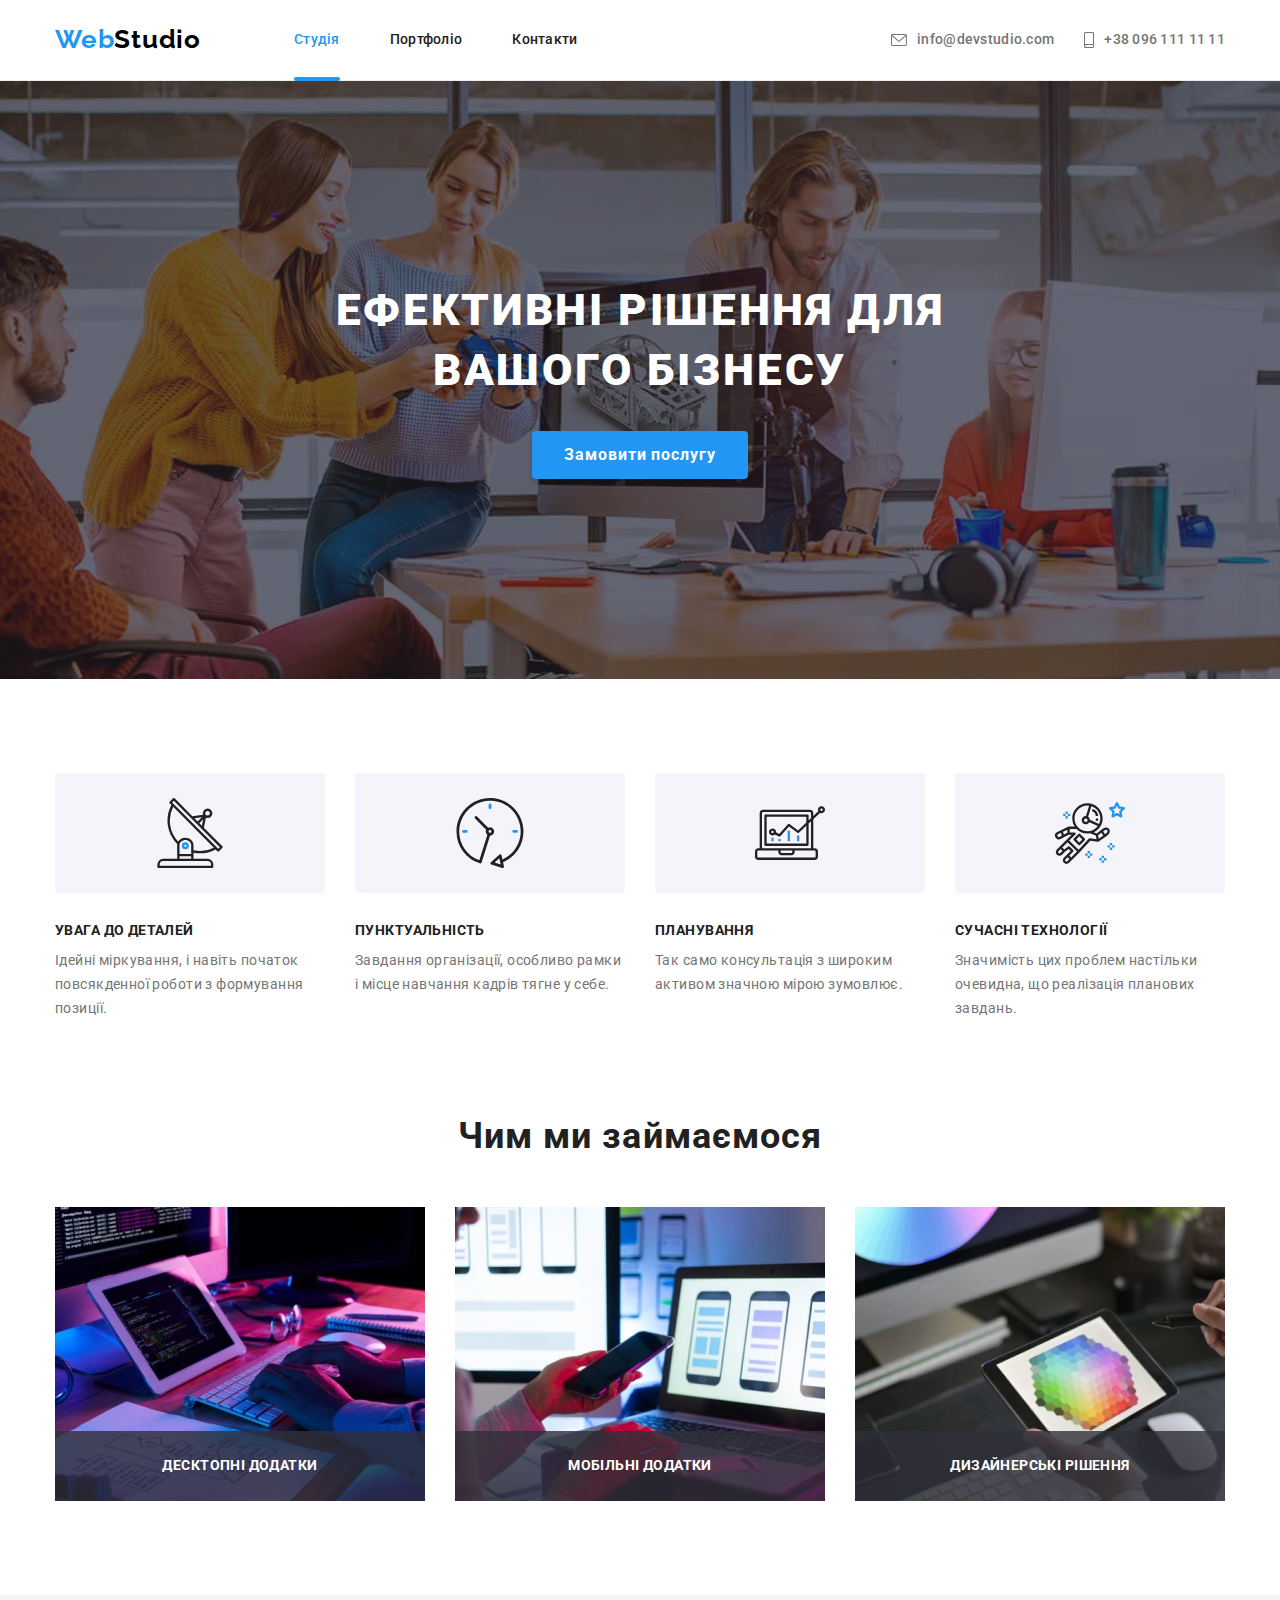
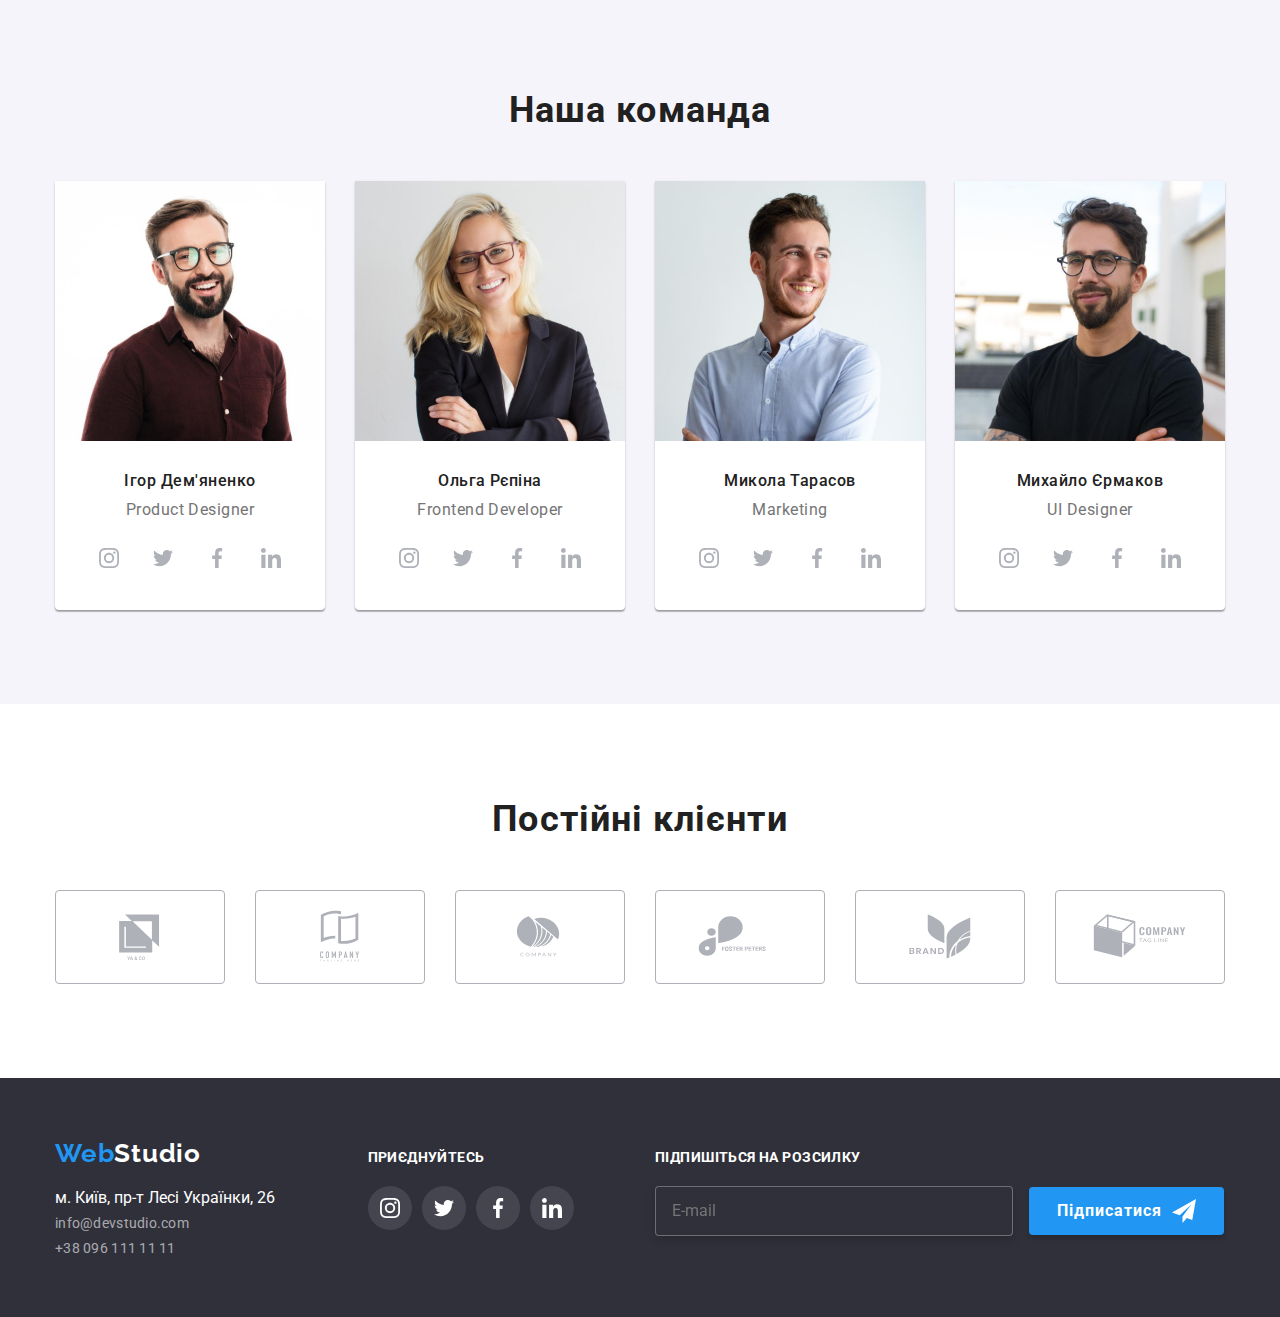
<file: index.html>
<!DOCTYPE html>
<html lang="uk">

<head>
  <meta charset="UTF-8">
  <meta http-equiv="X-UA-Compatible" content="IE=edge">
  <meta name="viewport" content="width=device-width, initial-scale=1.0">

  <link rel="preconnect" href="https://fonts.googleapis.com">
  <link rel="preconnect" href="https://fonts.gstatic.com" crossorigin>
  <link href="https://fonts.googleapis.com/css2?family=Raleway:wght@700&family=Roboto:wght@400;500;700;900&display=swap"
    rel="stylesheet">

  <link rel="stylesheet" href="./css/main.min.css">

  <title>Студія</title>
</head>

<body>
  <!-- Шапка сайта -->
  <header class="header">
    <div class="container header__container">
      <a href="./index.html" class="logo header__logo">
        <span class="logo__blue">Web</span>Studio
      </a>

      <nav class="site-nav">
        <ul class="site-nav__list">
          <li class="site-nav__item">
            <a class="site-nav__link site-nav__link--active" href="./index.html">Студія</a>
          </li>
          <li class="site-nav__item">
            <a class="site-nav__link" href="./portfolio.html">Портфоліо</a>
          </li>
          <li class="site-nav__item">
            <a class="site-nav__link" href="">Контакти</a>
          </li>
        </ul>
      </nav>

      <ul class="contacts">
        <li class="contacts__item">
          <a class="contacts__link " href="mailto:info@devstudio.com">
            <svg class="contacts__icon" width="16" height="12">
              <use href="./images/icons.svg#icon-envelope"></use>
            </svg>
            info@devstudio.com
          </a>
        </li>
        <li class="contacts__item">
          <a class="contacts__link" href="tel:+380961111111">
            <svg class="contacts__icon" width="10" height="16">
              <use href="./images/icons.svg#icon-smartphone"></use>
            </svg>
            +38 096 111 11 11
          </a>
        </li>
      </ul>
    </div>
  </header>
  <!-- Унікальний контент сторінки -->
  <main class="main">
    <!-- Герой -->
    <section class="hero">
      <div class="container">
        <h1 class="hero__title">Ефективні рішення для вашого бізнесу</h1>
        <button class="hero__btn primary-btn" type="button" data-modal-open>Замовити послугу</button>
      </div>
    </section>
    <!-- Наші переваги -->
    <section class="section features">
      <div class="container">
        <h2 class="section__title section__title--hidden">Наші переваги</h2>
        <ul class="features__list">
          <li class="features__item">
            <div class="features__content">
              <svg class="features__icons" width="70" height="70">
                <use href="./images/icons.svg#icon-antenna"></use>
              </svg>
            </div>
            <h3 class=" features__subtitle subtitle">УВАГА ДО ДЕТАЛЕЙ</h3>
            <p class="features__text">Ідейні міркування, і навіть початок повсякденної роботи з формування позиції.
            </p>
          </li>
          <li class="features__item">
            <div class="features__content">
              <svg class="features__icons" width="70" height="70">
                <use href="./images/icons.svg#icon-clock"></use>
              </svg>
            </div>
            <h3 class=" features__subtitle subtitle">ПУНКТУАЛЬНІСТЬ</h3>
            <p class="features__text">Завдання організації, особливо рамки і місце навчання кадрів тягне у себе.</p>
          </li>
          <li class="features__item">
            <div class="features__content">
              <svg class="features__icons" width="70" height="70">
                <use href="./images/icons.svg#icon-diagram"></use>
              </svg>
            </div>
            <h3 class=" features__subtitle subtitle">ПЛАНУВАННЯ</h3>
            <p class="features__text">Так само консультація з широким активом значною мірою зумовлює.</p>
          </li>
          <li class="features__item">
            <div class="features__content">
              <svg class="features__icons" width="70" height="70">
                <use href="./images/icons.svg#icon-astronaut"></use>
              </svg>
            </div>
            <h3 class=" features__subtitle subtitle">СУЧАСНІ ТЕХНОЛОГІЇ</h3>
            <p class="features__text">Значимість цих проблем настільки очевидна, що реалізація планових завдань.</p>
          </li>
        </ul>
      </div>
    </section>
    <!-- Чим ми займаємось -->
    <section class="section work">
      <div class="container">
        <h2 class="section__title">Чим ми займаємося</h2>
        <ul class="work__list">
          <li class="work__item">
            <div class="work__thumb">
              <img class="work__image" src="./images/desktop.webp" alt="десктопні застосунки" width="370">
              <div class="work__overlay">
                <h3 class=" work__subtitle subtitle">Десктопні додатки</h3>
              </div>
            </div>
          </li>
          <li class="work__item">
            <div class="work__thumb">
              <img class="work__image" src="./images/mobile.webp" alt="мобільні застосунки" width="370">
              <div class="work__overlay">
                <h3 class=" work__subtitle subtitle">Мобільні додатки</h3>
              </div>
            </div>
          </li>
          <li class="work__item">
            <div class="work__thumb">
              <img class="work__image" src="./images/tablet.webp" alt="дизайнерські рішення" width="370">
              <div class="work__overlay">
                <h3 class=" work__subtitle subtitle">Дизайнерські рішення</h3>
              </div>
            </div>
          </li>
        </ul>
      </div>
    </section>
    <!-- Наша команда -->
    <section class="section stuff">
      <div class="container">
        <h2 class="section__title">Наша команда</h2>
        <ul class="stuff__list">
          <li class="stuff__item">
            <img class="stuff__image" src="./images/Igor.jpg" alt="Ігор Дем'яненко" width="270">
            <div class="stuff__content">
              <h3 class="stuff__title">Ігор Дем'яненко</h3>
              <p class="stuff__text" lang="en">Product Designer</p>
              <ul class="social">
                <li class="social__item">
                  <a href="https://instagram.com" class="social__link" target="_blank" rel="noopener noreferrer"
                    aria-label="Instagram">
                    <svg class="social__icon" width="20" height="20">
                      <use href="./images/icons.svg#icon-instagram">
                      </use>
                    </svg>
                  </a>
                </li>
                <li class="social__item">
                  <a href="https://twitter.com" class="social__link" target="_blank" rel="noopener noreferrer"
                    aria-label="Twitter">
                    <svg class="social__icon" width="20" height="20">
                      <use href="./images/icons.svg#icon-twitter">
                      </use>
                    </svg>
                  </a>
                </li>
                <li class="social__item">
                  <a href="https://facebook.com" class="social__link" target="_blank" rel="noopener noreferrer"
                    aria-label="Facebook">
                    <svg class="social__icon" width="20" height="20">
                      <use href="./images/icons.svg#icon-facebook">
                      </use>
                    </svg>
                  </a>
                </li>
                <li class="social__item">
                  <a href="https://linkedin.com" class="social__link" target="_blank" rel="noopener noreferrer"
                    aria-label="Linkedin">
                    <svg class="social__icon" width="20" height="20">
                      <use href="./images/icons.svg#icon-linkedin">
                      </use>
                    </svg>
                  </a>
                </li>
              </ul>
            </div>
          </li>
          <li class="stuff__item">
            <img class="stuff__image" src="./images/Olga.jpg" alt="Ольга Рєпіна" width="270">
            <div class="stuff__content">
              <h3 class="stuff__title">Ольга Рєпіна</h3>
              <p class="stuff__text" lang="en">Frontend Developer</p>
              <ul class="social">
                <li class="social__item">
                  <a href="https://instagram.com" class="social__link" target="_blank" rel="noopener noreferrer"
                    aria-label="Instagram">
                    <svg class="social__icon" width="20" height="20">
                      <use href="./images/icons.svg#icon-instagram">
                      </use>
                    </svg>
                  </a>
                </li>
                <li class="social__item">
                  <a href="https://twitter.com" class="social__link" target="_blank" rel="noopener noreferrer"
                    aria-label="Twitter">
                    <svg class="social__icon" width="20" height="20">
                      <use href="./images/icons.svg#icon-twitter">
                      </use>
                    </svg>
                  </a>
                </li>
                <li class="social__item">
                  <a href="https://facebook.com" class="social__link" target="_blank" rel="noopener noreferrer"
                    aria-label="Facebook">
                    <svg class="social__icon" width="20" height="20">
                      <use href="./images/icons.svg#icon-facebook">
                      </use>
                    </svg>
                  </a>
                </li>
                <li class="social__item">
                  <a href="https://linkedin.com" class="social__link" target="_blank" rel="noopener noreferrer"
                    aria-label="Linkedin">
                    <svg class="social__icon" width="20" height="20">
                      <use href="./images/icons.svg#icon-linkedin">
                      </use>
                    </svg>
                  </a>
                </li>
              </ul>
            </div>
          </li>
          <li class="stuff__item">
            <img class="stuff__image" src="./images/Mykola.jpg" alt="Микола Тарасов" width="270">
            <div class="stuff__content">
              <h3 class="stuff__title">Микола Тарасов</h3>
              <p class="stuff__text" lang="en">Marketing</p>
              <ul class="social">
                <li class="social__item">
                  <a href="https://instagram.com" class="social__link" target="_blank" rel="noopener noreferrer"
                    aria-label="Instagram">
                    <svg class="social__icon" width="20" height="20">
                      <use href="./images/icons.svg#icon-instagram">
                      </use>
                    </svg>
                  </a>
                </li>
                <li class="social__item">
                  <a href="https://twitter.com" class="social__link" target="_blank" rel="noopener noreferrer"
                    aria-label="Twitter">
                    <svg class="social__icon" width="20" height="20">
                      <use href="./images/icons.svg#icon-twitter">
                      </use>
                    </svg>
                  </a>
                </li>
                <li class="social__item">
                  <a href="https://facebook.com" class="social__link" target="_blank" rel="noopener noreferrer"
                    aria-label="Facebook">
                    <svg class="social__icon" width="20" height="20">
                      <use href="./images/icons.svg#icon-facebook">
                      </use>
                    </svg>
                  </a>
                </li>
                <li class="social__item">
                  <a href="https://linkedin.com" class="social__link" target="_blank" rel="noopener noreferrer"
                    aria-label="Linkedin">
                    <svg class="social__icon" width="20" height="20">
                      <use href="./images/icons.svg#icon-linkedin">
                      </use>
                    </svg>
                  </a>
                </li>
              </ul>
            </div>
          </li>
          <li class="stuff__item">
            <img class="stuff__image" src="./images/Myhailo.jpg" alt="Михайло Єрмаков" width="270">
            <div class="stuff__content">
              <h3 class="stuff__title">Михайло Єрмаков</h3>
              <p class="stuff__text" lang="en">UI Designer</p>
              <ul class="social">
                <li class="social__item">
                  <a href="https://instagram.com" class="social__link" target="_blank" rel="noopener noreferrer"
                    aria-label="Instagram">
                    <svg class="social__icon" width="20" height="20">
                      <use href="./images/icons.svg#icon-instagram">
                      </use>
                    </svg>
                  </a>
                </li>
                <li class="social__item">
                  <a href="https://twitter.com" class="social__link" target="_blank" rel="noopener noreferrer"
                    aria-label="Twitter">
                    <svg class="social__icon" width="20" height="20">
                      <use href="./images/icons.svg#icon-twitter">
                      </use>
                    </svg>
                  </a>
                </li>
                <li class="social__item">
                  <a href="https://facebook.com" class="social__link" target="_blank" rel="noopener noreferrer"
                    aria-label="Facebook">
                    <svg class="social__icon" width="20" height="20">
                      <use href="./images/icons.svg#icon-facebook">
                      </use>
                    </svg>
                  </a>
                </li>
                <li class="social__item">
                  <a href="https://linkedin.com" class="social__link" target="_blank" rel="noopener noreferrer"
                    aria-label="Linkedin">
                    <svg class="social__icon" width="20" height="20">
                      <use href="./images/icons.svg#icon-linkedin">
                      </use>
                    </svg>
                  </a>
                </li>
              </ul>
            </div>
          </li>
        </ul>
      </div>
    </section>
    <!-- Постійні клієнти -->
    <section class="section clients">
      <div class="container">
        <h2 class="section__title">Постійні клієнти</h2>
        <ul class="clients__list">
          <li class="clients__item">
            <a href="" class="clients__link">
              <svg class="clients__icon" width="106" height="60">
                <use href="./images/icons.svg#icon-Logo1"></use>
              </svg>
            </a>
          </li>
          <li class="clients__item">
            <a href="" class="clients__link">
              <svg class="clients__icon" width="106" height="60">
                <use href="./images/icons.svg#icon-Logo2"></use>
              </svg>
            </a>
          </li>
          <li class="clients__item">
            <a href="" class="clients__link">
              <svg class="clients__icon" width="106" height="60">
                <use href="./images/icons.svg#icon-Logo3"></use>
              </svg>
            </a>
          </li>
          <li class="clients__item">
            <a href="" class="clients__link">
              <svg class="clients__icon" width="106" height="60">
                <use href="./images/icons.svg#icon-Logo4"></use>
              </svg>
            </a>
          </li>
          <li class="clients__item">
            <a href="" class="clients__link">
              <svg class="clients__icon" width="106" height="60">
                <use href="./images/icons.svg#icon-Logo5"></use>
              </svg>
            </a>
          </li>
          <li class="clients__item">
            <a href="" class="clients__link">
              <svg class="clients__icon" width="106" height="60">
                <use href="./images/icons.svg#icon-Logo6"></use>
              </svg>
            </a>
          </li>
        </ul>
      </div>
    </section>
  </main>
  <!-- Підвал сайта -->
  <footer class="footer">
    <div class="container footer__container">
      <div class="footer__content">
        <a href="./index.html" class="logo footer__logo">
          <span class="logo__blue">Web</span>Studio
        </a>
        <address class="address">
          <p class="address__text">м. Київ, пр-т Лесі Українки, 26</p>
          <ul class="contacts contacts--inverse">
            <li class="contacts__item">
              <a class="contacts__link contacts__link--inverse" href="mailto:info@devstudio.com">info@devstudio.com</a>
            </li>
            <li class="contacts__item">
              <a class="contacts__link contacts__link--inverse" href="tel:+380961111111">+38 096 111 11 11</a>
            </li>
          </ul>
        </address>
      </div>
      <div class="follow">
        <h2 class="subtitle footer__subtitle">Приєднуйтесь</h2>
        <ul class="social">
          <li class="social__item">
            <a href="https://instagram.com" class="social__link social__link--inverse" target="_blank"
              rel="noopener noreferrer" aria-label="Instagram">
              <svg class="social__icon social__icon--inverse" width="20" height="20">
                <use href="./images/icons.svg#icon-instagram">
                </use>
              </svg>
            </a>
          </li>
          <li class="social__item">
            <a href="https://twitter.com" class="social__link social__link--inverse" target="_blank"
              rel="noopener noreferrer" aria-label="Twitter">
              <svg class="social__icon social__icon--inverse" width="20" height="20">
                <use href="./images/icons.svg#icon-twitter">
                </use>
              </svg>
            </a>
          </li>
          <li class="social__item">
            <a href="https://facebook.com" class="social__link social__link--inverse" target="_blank"
              rel="noopener noreferrer" aria-label="Facebook">
              <svg class="social__icon social__icon--inverse" width="20" height="20">
                <use href="./images/icons.svg#icon-facebook">
                </use>
              </svg>
            </a>
          </li>
          <li class="social__item">
            <a href="https://linkedin.com" class="social__link social__link--inverse" target="_blank"
              rel="noopener noreferrer" aria-label="Linkedin">
              <svg class="social__icon social__icon--inverse" width="20" height="20">
                <use href="./images/icons.svg#icon-linkedin">
                </use>
              </svg>
            </a>
          </li>
        </ul>
      </div>
      <div class="subscribe">
        <h2 class="subtitle footer__subtitle">Підпишіться на розсилку</h2>
        <form class="subscribe__form">
          <label class="subscribe__field">
            <input type="email" class="subscribe__input" name="user-email" placeholder="E-mail">
          </label>
          <button type="submit" class="primary-btn footer__btn">
            Підписатися
            <svg class="primary-btn__icon" width="24" height="24">
              <use href="./images/icons.svg#icon-icon-send"></use>
            </svg>
          </button>
        </form>
      </div>
    </div>
  </footer>
  <!-- Модальне вікно -->
  <div class="backdrop backdrop--hidden" data-modal>
    <div class="modal">
      <button type="button" class="close-btn" data-modal-close>
        <svg class="close-btn__icon" width="18" height="18">
          <use href="./images/icons.svg#icon-close-black-modal"></use>
        </svg>
      </button>

      <form class="form" name="register-form">
        <div class="form__inputs" role="group">
          <h2 class="form__title">Залиште свої дані, ми вам передзвонимо</h2>
          <label class="form__field">
            <span class="form__label">Ім'я</span>
            <input type="text" class="form__input" name="user-name" required>
            <svg class="form__icon" width="18" height="18">
              <use href="./images/icons.svg#icon-person"></use>
            </svg>
          </label>

          <label class="form__field">
            <span class="form__label">Телефон</span>
            <input type="tel" class="form__input" name="user-tel" required maxlength="12" minlength="12">
            <svg class="form__icon" width="18" height="18">
              <use href="./images/icons.svg#icon-phone"></use>
            </svg>
          </label>

          <label class="form__field">
            <span class="form__label">Пошта</span>
            <input type="email" class="form__input" name="user-mail" required>
            <svg class="form__icon" width="18" height="18">
              <use href="./images/icons.svg#icon-email"></use>
            </svg>
          </label>

          <label class="form__field">
            <span class="form__label">Коментар</span>
            <textarea class="form__comment" name="comment" placeholder="Введіть текст"></textarea>
          </label>
        </div>

        <label class="checkbox form__checkbox">
          <input type="checkbox" class="checkbox__input" name="checkbox" value="">
          <span class="checkbox__icon">
          </span>
          <span class="checkbox__label">Погоджуюся з розсилкою та приймаю</span>
          <a href="" class="checkbox__link">Умови договору</a>
        </label>

        <button type="submit" class="primary-btn form__btn">Відправити</button>
      </form>
    </div>
  </div>

  <script src="./js/modal.js"></script>
</body>

</html>
</file>
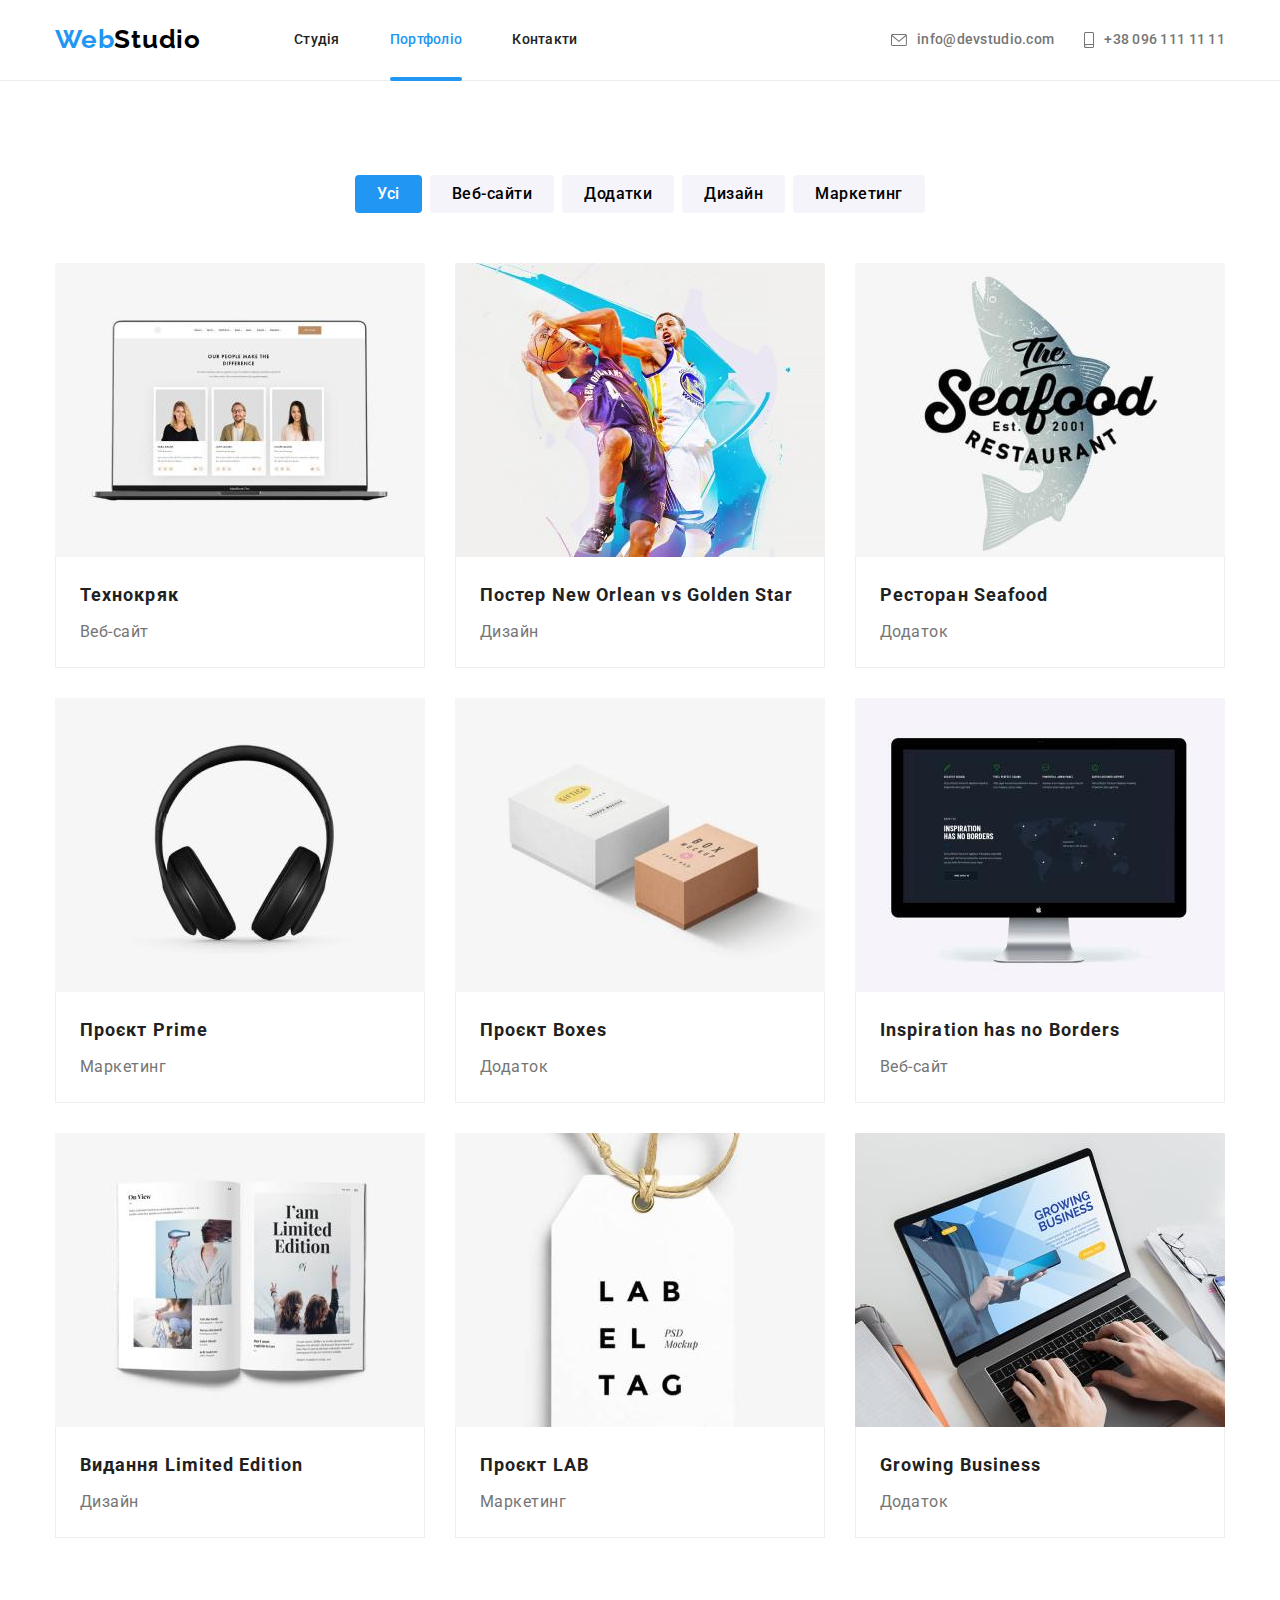
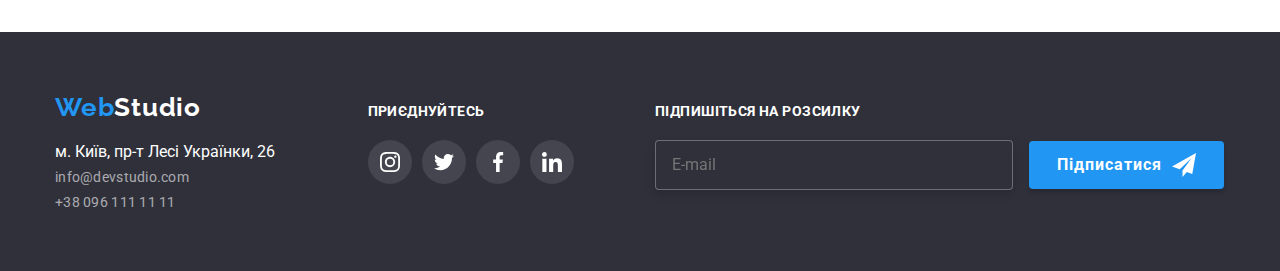
<file: portfolio.html>
<!DOCTYPE html>
<html lang="uk">

<head>
  <meta charset="UTF-8">
  <meta http-equiv="X-UA-Compatible" content="IE=edge">
  <meta name="viewport" content="width=device-width, initial-scale=1.0">

  <link rel="preconnect" href="https://fonts.googleapis.com">
  <link rel="preconnect" href="https://fonts.gstatic.com" crossorigin>
  <link href="https://fonts.googleapis.com/css2?family=Raleway:wght@700&family=Roboto:wght@400;500;700;900&display=swap"
    rel="stylesheet">

  <link rel="stylesheet" href="./css/main.min.css">

  <title>Портфоліо</title>
</head>

<body>
  <!-- Шапка сайта -->
  <header class="header">
    <div class="container header__container">
      <a href="./index.html" class="logo header__logo">
        <span class="logo__blue">Web</span>Studio
      </a>

      <nav class="site-nav">
        <ul class="site-nav__list">
          <li class="site-nav__item">
            <a class="site-nav__link " href="./index.html">Студія</a>
          </li>
          <li class="site-nav__item">
            <a class="site-nav__link site-nav__link--active" href="./portfolio.html">Портфоліо</a>
          </li>
          <li class="site-nav__item">
            <a class="site-nav__link" href="">Контакти</a>
          </li>
        </ul>
      </nav>

      <ul class="contacts">
        <li class="contacts__item">
          <a class="contacts__link " href="mailto:info@devstudio.com">
            <svg class="contacts__icon" width="16" height="12">
              <use href="./images/icons.svg#icon-envelope"></use>
            </svg>
            info@devstudio.com
          </a>
        </li>
        <li class="contacts__item">
          <a class="contacts__link" href="tel:+380961111111">
            <svg class="contacts__icon" width="10" height="16">
              <use href="./images/icons.svg#icon-smartphone"></use>
            </svg>
            +38 096 111 11 11
          </a>
        </li>
      </ul>
    </div>
  </header>
  <!-- Приклади робіт -->
  <main class="main">
    <section class="section gallery">
      <div class="container">
        <h1 class="section__title section__title--hidden">Наші роботи</h1>

        <ul class="filter gallery__filter">
          <li class="filter__item">
            <button class="filter__button filter__button--active" type="button">Усі</button>
          </li>
          <li class="filter__item">
            <button class="filter__button" type="button">Веб-сайти</button>
          </li>
          <li class="filter__item">
            <button class="filter__button" type="button">Додатки</button>
          </li>
          <li class="filter__item">
            <button class="filter__button" type="button">Дизайн</button>
          </li>
          <li class="filter__item">
            <button class="filter__button" type="button">Маркетинг</button>
          </li>
        </ul>

        <ul class=" gallery__list">
          <li class="gallery__item">
            <a href="" class="gallery__link">
              <div class="gallery__thumb">
                <img class="gallery__image" src="./images/website.jpg" alt="Технокряк" width="370">
                <div class="gallery__overlay">
                  <p class="gallery__descr">
                    Ресурс пропонує комплексні пропозиції з різним рівнем функціоналу та сервісів. Все це дозволить
                    відвідувачу отримати
                    вичерпні відомості про компанію чи приватну особу.
                  </p>
                </div>
              </div>

              <div class="gallery__meta">
                <h2 class="gallery__title">Технокряк</h2>
                <p class="gallery__text">Веб-сайт</p>
              </div>
            </a>
          </li>

          <li class="gallery__item">
            <a href="" class="gallery__link">
              <div class="gallery__thumb">
                <img class="gallery__image" src="./images/nba.jpg" alt="Постер New Orlean vs Golden Star" width="370">
                <div class="gallery__overlay">
                  <p class="gallery__descr">
                    Ресурс пропонує комплексні пропозиції з різним рівнем функціоналу та сервісів. Все це дозволить
                    відвідувачу отримати
                    вичерпні відомості про компанію чи приватну особу.
                  </p>
                </div>
              </div>

              <div class="gallery__meta">
                <h2 class="gallery__title">Постер <span lang="en">New Orlean vs Golden Star</span></h2>
                <p class="gallery__text">Дизайн</p>
              </div>
            </a>
          </li>

          <li class=" gallery__item">
            <a href="" class="gallery__link">
              <div class="gallery__thumb">
                <img class="gallery__image" src="./images/food-app.jpg" alt="Ресторан Seafood" width="370">
                <div class="gallery__overlay">
                  <p class="gallery__descr">
                    Ресурс пропонує комплексні пропозиції з різним рівнем функціоналу та сервісів. Все це дозволить
                    відвідувачу отримати
                    вичерпні відомості про компанію чи приватну особу.
                  </p>
                </div>
              </div>

              <div class="gallery__meta">
                <h2 class="gallery__title">Ресторан <span lang="en">Seafood</span></h2>
                <p class="gallery__text">Додаток</p>
              </div>
            </a>
          </li>

          <li class="gallery__item">
            <a href="" class="gallery__link">
              <div class="gallery__thumb">
                <img class="gallery__image" src="./images/headphones.jpg" alt="Проєкт Prime" width="370">
                <div class="gallery__overlay">
                  <p class="gallery__descr">
                    Ресурс пропонує комплексні пропозиції з різним рівнем функціоналу та сервісів. Все це дозволить
                    відвідувачу отримати
                    вичерпні відомості про компанію чи приватну особу.
                  </p>
                </div>
              </div>

              <div class="gallery__meta">
                <h2 class="gallery__title">Проєкт <span lang="en">Prime</span></h2>
                <p class="gallery__text">Маркетинг</p>
              </div>
            </a>
          </li>

          <li class="gallery__item">
            <a href="" class="gallery__link">
              <div class="gallery__thumb">
                <img class="gallery__image" src="./images/boxes.jpg" alt="Проєкт Boxes" width="370">
                <div class="gallery__overlay">
                  <p class="gallery__descr">
                    Ресурс пропонує комплексні пропозиції з різним рівнем функціоналу та сервісів. Все це дозволить
                    відвідувачу отримати
                    вичерпні відомості про компанію чи приватну особу.
                  </p>
                </div>
              </div>

              <div class="gallery__meta">
                <h2 class="gallery__title">Проєкт <span lang="en">Boxes</span></h2>
                <p class="gallery__text">Додаток</p>
              </div>
            </a>
          </li>

          <li class="gallery__item">
            <a href="" class="gallery__link">
              <div class="gallery__thumb">
                <img class="gallery__image" src="./images/website2.jpg" alt="Inspiration has no Borders" width="370">
                <div class="gallery__overlay">
                  <p class="gallery__descr">
                    Ресурс пропонує комплексні пропозиції з різним рівнем функціоналу та сервісів. Все це дозволить
                    відвідувачу отримати
                    вичерпні відомості про компанію чи приватну особу.
                  </p>
                </div>
              </div>

              <div class="gallery__meta">
                <h2 class="gallery__title" lang="en">Inspiration has no Borders</h2>
                <p class="gallery__text">Веб-сайт</p>
              </div>
            </a>
          </li>

          <li class="gallery__item">
            <a href="" class="gallery__link">
              <div class="gallery__thumb">
                <img class="gallery__image" src="./images/journal.jpg" alt="Видання Limited Edition" width="370">
                <div class="gallery__overlay">
                  <p class="gallery__descr">
                    Ресурс пропонує комплексні пропозиції з різним рівнем функціоналу та сервісів. Все це дозволить
                    відвідувачу отримати
                    вичерпні відомості про компанію чи приватну особу.
                  </p>
                </div>
              </div>

              <div class="gallery__meta">
                <h2 class="gallery__title">Видання <span lang="en">Limited Edition</span></h2>
                <p class="gallery__text">Дизайн</p>
              </div>
            </a>
          </li>

          <li class="gallery__item">
            <a href="" class="gallery__link">
              <div class="gallery__thumb">
                <img class="gallery__image" src="./images/lab.jpg" alt="Проєкт LAB" width="370">
                <div class="gallery__overlay">
                  <p class="gallery__descr">
                    Ресурс пропонує комплексні пропозиції з різним рівнем функціоналу та сервісів. Все це дозволить
                    відвідувачу отримати
                    вичерпні відомості про компанію чи приватну особу.
                  </p>
                </div>
              </div>

              <div class="gallery__meta">
                <h2 class="gallery__title">Проєкт <span lang="en">LAB</span></h2>
                <p class="gallery__text">Маркетинг</p>
              </div>
            </a>
          </li>

          <li class="gallery__item">
            <a href="" class="gallery__link">
              <div class="gallery__thumb">
                <img class="gallery__image" src="./images/bussiness-app.jpg" alt="Growing Business" width="370">
                <div class="gallery__overlay">
                  <p class="gallery__descr">
                    Ресурс пропонує комплексні пропозиції з різним рівнем функціоналу та сервісів. Все це дозволить
                    відвідувачу отримати
                    вичерпні відомості про компанію чи приватну особу.
                  </p>
                </div>
              </div>

              <div class="gallery__meta">
                <h2 class="gallery__title" lang="en">Growing Business</h2>
                <p class="gallery__text">Додаток</p>
              </div>
            </a>
          </li>
        </ul>
      </div>
    </section>
  </main>
  <!-- Підвал сайта -->
  <footer class="footer">
    <div class=" footer__container container">
      <div class="footer__content">
        <a href="./index.html" class="logo footer__logo">
          <span class="logo__blue">Web</span>Studio
        </a>
        <address class="address">
          <p class="address__text">м. Київ, пр-т Лесі Українки, 26</p>
          <ul class="contacts contacts--inverse">
            <li class="contacts__item">
              <a class="contacts__link contacts__link--inverse" href="mailto:info@devstudio.com">info@devstudio.com</a>
            </li>
            <li class="contacts__item">
              <a class="contacts__link contacts__link--inverse" href="tel:+380961111111">+38 096 111 11 11</a>
            </li>
          </ul>
        </address>
      </div>
      <div class="follow">
        <h2 class="subtitle footer__subtitle">Приєднуйтесь</h2>
        <ul class="social">
          <li class="social__item">
            <a href="https://instagram.com" class="social__link social__link--inverse " target="_blank"
              rel="noopener noreferrer" aria-label="Instagram">
              <svg class="social__icon social__icon--inverse" width="20" height="20">
                <use href="./images/icons.svg#icon-instagram">
                </use>
              </svg>
            </a>
          </li>
          <li class="social__item">
            <a href="https://twitter.com" class="social__link social__link--inverse " target="_blank"
              rel="noopener noreferrer" aria-label="Twitter">
              <svg class="social__icon social__icon--inverse" width="20" height="20">
                <use href="./images/icons.svg#icon-twitter">
                </use>
              </svg>
            </a>
          </li>
          <li class="social__item">
            <a href="https://facebook.com" class="social__link social__link--inverse " target="_blank"
              rel="noopener noreferrer" aria-label="Facebook">
              <svg class="social__icon social__icon--inverse" width="20" height="20">
                <use href="./images/icons.svg#icon-facebook">
                </use>
              </svg>
            </a>
          </li>
          <li class="social__item">
            <a href="https://linkedin.com" class="social__link social__link--inverse " target="_blank"
              rel="noopener noreferrer" aria-label="Linkedin">
              <svg class="social__icon social__icon--inverse" width="20" height="20">
                <use href="./images/icons.svg#icon-linkedin">
                </use>
              </svg>
            </a>
          </li>
        </ul>
      </div>
      <div class="subscribe">
        <h2 class="subtitle footer__subtitle">Підпишіться на розсилку</h2>
        <form class="subscribe__form">
          <label class="subscribe__field">
            <input type="email" class="subscribe__input" name="user-email" placeholder="E-mail">
          </label>
          <button type="submit" class="primary-btn footer__btn">
            Підписатися
            <svg class="primary-btn__icon" width="24" height="24">
              <use href="./images/icons.svg#icon-icon-send"></use>
            </svg>
          </button>
        </form>
      </div>
    </div>
  </footer>


</body>

</html>
</file>
<file: css/main.min.css>
*,::before,::after{-webkit-box-sizing:border-box;box-sizing:border-box}html{-moz-tab-size:4;-o-tab-size:4;tab-size:4}html{line-height:1.15;-webkit-text-size-adjust:100%}body{margin:0}body{font-family:system-ui,-apple-system,"Segoe UI",Roboto,Helvetica,Arial,sans-serif,"Apple Color Emoji","Segoe UI Emoji"}hr{height:0;color:inherit}abbr[title]{-webkit-text-decoration:underline dotted;text-decoration:underline dotted}b,strong{font-weight:bolder}code,kbd,samp,pre{font-family:ui-monospace,SFMono-Regular,Consolas,"Liberation Mono",Menlo,monospace;font-size:1em}small{font-size:80%}sub,sup{font-size:75%;line-height:0;position:relative;vertical-align:baseline}sub{bottom:-0.25em}sup{top:-0.5em}table{text-indent:0;border-color:inherit}button,input,optgroup,select,textarea{font-family:inherit;font-size:100%;line-height:1.15;margin:0}button,select{text-transform:none}button,[type=button],[type=reset],[type=submit]{-webkit-appearance:button}::-moz-focus-inner{border-style:none;padding:0}:-moz-focusring{outline:1px dotted ButtonText}:-moz-ui-invalid{box-shadow:none}legend{padding:0}progress{vertical-align:baseline}::-webkit-inner-spin-button,::-webkit-outer-spin-button{height:auto}[type=search]{-webkit-appearance:textfield;outline-offset:-2px}::-webkit-search-decoration{-webkit-appearance:none}::-webkit-file-upload-button{-webkit-appearance:button;font:inherit}summary{display:list-item}body{background-color:#fff;color:#757575;font-family:"Roboto",sans-serif}h1,h2,h3,h4,h5,h6,p{margin-top:0;margin-bottom:0}.gallery__list,.filter,.clients__list,.social,.stuff__list,.work__list,.features__list,.contacts,.site-nav__list{margin:0;padding:0;list-style:none}.gallery__image,.stuff__image,.work__image{display:block}.container{width:1200px;padding-left:15px;padding-right:15px;margin:0 auto}.section{padding-top:94px;padding-bottom:94px}.section__title{margin-bottom:50px;text-align:center;font-weight:700;font-size:36px;line-height:1.17;letter-spacing:.03em;color:#212121}.section__title--hidden{position:absolute;width:1px;height:1px;margin:-1px;border:0;padding:0;white-space:nowrap;-webkit-clip-path:inset(100%);clip-path:inset(100%);clip:rect(0 0 0 0);overflow:hidden}.subtitle{font-weight:700;font-size:14px;line-height:1.14;letter-spacing:.03em;text-transform:uppercase;color:#fff}.features__subtitle{margin-top:30px;margin-bottom:10px;color:#212121}.work__subtitle{position:absolute;top:50%;left:50%;-webkit-transform:translate(-50%, -50%);transform:translate(-50%, -50%)}.footer__subtitle{margin-bottom:20px}.header{border-bottom:1px solid #ececec}.header__container{display:-webkit-box;display:-ms-flexbox;display:flex;-webkit-box-align:center;-ms-flex-align:center;align-items:center;border-bottom:none}.site-nav{margin-right:auto}.site-nav__list{display:-webkit-box;display:-ms-flexbox;display:flex;gap:50px}.site-nav__link{display:block;padding-top:32px;padding-bottom:32px;position:relative;-webkit-transition:color 250ms cubic-bezier(0.4, 0, 0.2, 1);transition:color 250ms cubic-bezier(0.4, 0, 0.2, 1);font-weight:500;font-size:14px;line-height:1.14;letter-spacing:.02em;text-decoration:none;color:#212121}.site-nav__link:hover,.site-nav__link:focus{color:#2196f3}.site-nav__link--active{color:#2196f3}.site-nav__link--active::after{content:"";position:absolute;bottom:-1px;left:0;width:100%;height:4px;border-radius:2px;background-color:#2196f3}.hero{max-width:1600px;padding-top:200px;padding-bottom:200px;margin-right:auto;margin-left:auto;text-align:center;background-color:#c4c4c4;background-image:-webkit-gradient(linear, left top, right top, from(rgba(47, 48, 58, 0.4)), to(rgba(47, 48, 58, 0.4))),url(../images/hero-bg.jpg);background-image:linear-gradient(to right, rgba(47, 48, 58, 0.4), rgba(47, 48, 58, 0.4)),url(../images/hero-bg.jpg);background-repeat:no-repeat;background-position:center;background-size:cover}.hero__title{width:696px;margin-right:auto;margin-left:auto;margin-bottom:30px;font-weight:900;font-size:44px;line-height:1.36;letter-spacing:.06em;text-transform:uppercase;color:#fff}.footer{background-color:#2f303a;padding-top:60px;padding-bottom:60px}.footer__container{display:-webkit-box;display:-ms-flexbox;display:flex;-webkit-box-pack:justify;-ms-flex-pack:justify;justify-content:space-between;-webkit-box-align:baseline;-ms-flex-align:baseline;align-items:baseline}.backdrop{position:fixed;top:0;left:0;opacity:1;-webkit-transition:opacity 250ms cubic-bezier(0.4, 0, 0.2, 1),visibility 250ms cubic-bezier(0.4, 0, 0.2, 1);transition:opacity 250ms cubic-bezier(0.4, 0, 0.2, 1),visibility 250ms cubic-bezier(0.4, 0, 0.2, 1);width:100%;height:100%;background-color:rgba(0,0,0,.2)}.backdrop--hidden{opacity:0;pointer-events:none;visibility:hidden}.modal{position:absolute;top:50%;left:50%;-webkit-transform:translate(-50%, -50%) scale(1);transform:translate(-50%, -50%) scale(1);-webkit-transition:-webkit-transform 250ms cubic-bezier(0.4, 0, 0.2, 1),-webkit-box-shadow 250ms cubic-bezier(0.4, 0, 0.2, 1);transition:-webkit-transform 250ms cubic-bezier(0.4, 0, 0.2, 1),-webkit-box-shadow 250ms cubic-bezier(0.4, 0, 0.2, 1);transition:transform 250ms cubic-bezier(0.4, 0, 0.2, 1),box-shadow 250ms cubic-bezier(0.4, 0, 0.2, 1);transition:transform 250ms cubic-bezier(0.4, 0, 0.2, 1),box-shadow 250ms cubic-bezier(0.4, 0, 0.2, 1),-webkit-transform 250ms cubic-bezier(0.4, 0, 0.2, 1),-webkit-box-shadow 250ms cubic-bezier(0.4, 0, 0.2, 1);min-width:528px;min-height:581px;-webkit-box-shadow:0px 1px 3px rgba(0,0,0,.12),0px 1px 1px rgba(0,0,0,.14),0px 2px 1px rgba(0,0,0,.2);box-shadow:0px 1px 3px rgba(0,0,0,.12),0px 1px 1px rgba(0,0,0,.14),0px 2px 1px rgba(0,0,0,.2);border-radius:4px;background-color:#fff}.backdrop--hidden .modal{-webkit-transform:translate(-50%, -50%) scale(0.9);transform:translate(-50%, -50%) scale(0.9)}.logo{display:block;font-family:"Raleway";text-decoration:none;font-weight:700;font-size:26px;line-height:1.2;letter-spacing:.03em;color:#000;list-style:none}.logo__blue{color:#2196f3}.header__logo{margin-right:93px;padding-top:24px;padding-bottom:24px}.footer__logo{display:block;padding:0;margin-bottom:20px;color:#fff}.contacts{display:-webkit-box;display:-ms-flexbox;display:flex;-webkit-box-align:center;-ms-flex-align:center;align-items:center;gap:30px}.contacts--inverse{-webkit-box-align:start;-ms-flex-align:start;align-items:flex-start;-webkit-box-orient:vertical;-webkit-box-direction:normal;-ms-flex-direction:column;flex-direction:column;gap:9px}.contacts__link{display:-webkit-box;display:-ms-flexbox;display:flex;-webkit-box-align:center;-ms-flex-align:center;align-items:center;padding-top:32px;padding-bottom:32px;color:#757575;-webkit-transition:color 250ms cubic-bezier(0.4, 0, 0.2, 1);transition:color 250ms cubic-bezier(0.4, 0, 0.2, 1);font-weight:500;font-size:14px;line-height:1.14;letter-spacing:.02em;text-decoration:none}.contacts__link:hover,.contacts__link:focus{color:#2196f3}.contacts__link--inverse{-webkit-box-align:start;-ms-flex-align:start;align-items:start;padding:0;font-weight:400;color:rgba(255,255,255,.6)}.contacts__icon{margin-right:10px;fill:#757575;-webkit-transition:fill 250ms cubic-bezier(0.4, 0, 0.2, 1);transition:fill 250ms cubic-bezier(0.4, 0, 0.2, 1)}.contacts__link:hover .contacts__icon,.contacts__link:focus .contacts__icon{fill:#2196f3}.primary-btn{background-color:#2196f3;color:#fff;-webkit-box-shadow:0px 4px 4px rgba(0,0,0,.15);box-shadow:0px 4px 4px rgba(0,0,0,.15);font-weight:700;font-size:16px;line-height:1.8;letter-spacing:.06em;font-family:inherit;cursor:pointer;-webkit-transition:-webkit-box-shadow 250ms cubic-bezier(0.4, 0, 0.2, 1);transition:-webkit-box-shadow 250ms cubic-bezier(0.4, 0, 0.2, 1);transition:box-shadow 250ms cubic-bezier(0.4, 0, 0.2, 1);transition:box-shadow 250ms cubic-bezier(0.4, 0, 0.2, 1), -webkit-box-shadow 250ms cubic-bezier(0.4, 0, 0.2, 1)}.primary-btn__icon{position:absolute;top:50%;right:28px;-webkit-transform:translateY(-50%);transform:translateY(-50%)}.hero__btn{padding:10px 32px;border-style:none;border-radius:4px}.footer__btn{position:relative;padding-top:10px;padding-bottom:10px;padding-left:28px;padding-right:62px;border-style:none;border-radius:4px;margin-left:12px}.form__btn{display:block;margin:0 auto;padding:10px 52px;border-style:none;border-radius:4px}.features__list{display:-webkit-box;display:-ms-flexbox;display:flex;gap:30px}.features__item{width:270px}.features__content{display:-webkit-box;display:-ms-flexbox;display:flex;-webkit-box-pack:center;-ms-flex-pack:center;justify-content:center;-webkit-box-align:center;-ms-flex-align:center;align-items:center;padding:25px 100px;border-radius:4px;background-color:#f5f4fa}.features__text{font-weight:400;font-size:14px;line-height:1.71;letter-spacing:.03em}.work{padding-top:0}.work__list{display:-webkit-box;display:-ms-flexbox;display:flex;gap:30px}.work__item{width:370px}.work__thumb{position:relative}.work__overlay{position:absolute;bottom:0;left:0;width:100%;height:70px;background-color:rgba(47,48,58,.8)}.stuff{background-color:#f5f4fa}.stuff__list{display:-webkit-box;display:-ms-flexbox;display:flex;gap:30px}.stuff__item{text-align:center;background-color:#fff;-webkit-box-shadow:0px 1px 3px rgba(0,0,0,.12),0px 1px 1px rgba(0,0,0,.14),0px 2px 1px rgba(0,0,0,.2);box-shadow:0px 1px 3px rgba(0,0,0,.12),0px 1px 1px rgba(0,0,0,.14),0px 2px 1px rgba(0,0,0,.2);border-radius:0px 0px 4px 4px;width:270px}.stuff__content{padding-top:30px;padding-bottom:30px}.stuff__title{margin-bottom:10px;font-weight:500;font-size:16px;line-height:1.19;letter-spacing:.03em;color:#212121}.stuff__text{margin-bottom:16px;font-weight:400;font-size:16px;line-height:1.19;letter-spacing:.03em}.social{display:-webkit-box;display:-ms-flexbox;display:flex;-webkit-box-pack:center;-ms-flex-pack:center;justify-content:center;gap:10px}.social__item{width:44px;height:44px}.social__link{width:100%;height:100%;display:-webkit-box;display:-ms-flexbox;display:flex;-webkit-box-pack:center;-ms-flex-pack:center;justify-content:center;-webkit-box-align:center;-ms-flex-align:center;align-items:center;border-radius:50%;background-color:#fff;-webkit-transition:background-color 250ms cubic-bezier(0.4, 0, 0.2, 1);transition:background-color 250ms cubic-bezier(0.4, 0, 0.2, 1)}.social__link:hover,.social__link:focus{background-color:#2196f3}.social__icon{fill:#afb1b8;-webkit-transition:fill 250ms cubic-bezier(0.4, 0, 0.2, 1);transition:fill 250ms cubic-bezier(0.4, 0, 0.2, 1)}.social__link:hover .social__icon,.social__link:focus .social__icon{fill:#fff}.social__link--inverse{background-color:rgba(255,255,255,.1);-webkit-transition:background-color 250ms cubic-bezier(0.4, 0, 0.2, 1);transition:background-color 250ms cubic-bezier(0.4, 0, 0.2, 1)}.social__link--inverse:hover,.social__link--inverse:focus{background-color:#2196f3}.social__icon--inverse{fill:#fff}.clients__list{display:-webkit-box;display:-ms-flexbox;display:flex;gap:30px}.clients__item{width:170px}.clients__link{display:-webkit-box;display:-ms-flexbox;display:flex;-webkit-box-pack:center;-ms-flex-pack:center;justify-content:center;-webkit-box-align:center;-ms-flex-align:center;align-items:center;padding:16px 32px;border:1px solid #afb1b8;border-radius:4px;-webkit-transition:border 250ms cubic-bezier(0.4, 0, 0.2, 1);transition:border 250ms cubic-bezier(0.4, 0, 0.2, 1)}.clients__link:hover,.clients__link:focus{border:1px solid #2196f3}.clients__icon{fill:#afb1b8;-webkit-transition:fill 250ms cubic-bezier(0.4, 0, 0.2, 1);transition:fill 250ms cubic-bezier(0.4, 0, 0.2, 1)}.clients__link:hover .clients__icon,.clients__link:focus .clients__icon{fill:#2196f3}.filter{display:-webkit-box;display:-ms-flexbox;display:flex;-webkit-box-pack:center;-ms-flex-pack:center;justify-content:center;gap:8px}.gallery__filter{margin-bottom:50px}.filter__button{padding:6px 22px;border-radius:4px;background-color:#f5f4fa;font-weight:500;font-size:16px;line-height:1.62;letter-spacing:.03em;font-family:inherit;border-style:none;cursor:pointer;-webkit-transition:background-color 250ms cubic-bezier(0.4, 0, 0.2, 1),color 250ms cubic-bezier(0.4, 0, 0.2, 1),-webkit-box-shadow 250ms cubic-bezier(0.4, 0, 0.2, 1);transition:background-color 250ms cubic-bezier(0.4, 0, 0.2, 1),color 250ms cubic-bezier(0.4, 0, 0.2, 1),-webkit-box-shadow 250ms cubic-bezier(0.4, 0, 0.2, 1);transition:background-color 250ms cubic-bezier(0.4, 0, 0.2, 1),color 250ms cubic-bezier(0.4, 0, 0.2, 1),box-shadow 250ms cubic-bezier(0.4, 0, 0.2, 1);transition:background-color 250ms cubic-bezier(0.4, 0, 0.2, 1),color 250ms cubic-bezier(0.4, 0, 0.2, 1),box-shadow 250ms cubic-bezier(0.4, 0, 0.2, 1),-webkit-box-shadow 250ms cubic-bezier(0.4, 0, 0.2, 1)}.filter__button:hover,.filter__button:focus{background-color:#2196f3;color:#fff;-webkit-box-shadow:0px 3px 1px rgba(0,0,0,.1),0px 1px 2px rgba(0,0,0,.08),0px 2px 2px rgba(0,0,0,.12);box-shadow:0px 3px 1px rgba(0,0,0,.1),0px 1px 2px rgba(0,0,0,.08),0px 2px 2px rgba(0,0,0,.12)}.filter__button--active{background-color:#2196f3;color:#fff}.gallery__list{display:-webkit-box;display:-ms-flexbox;display:flex;-ms-flex-wrap:wrap;flex-wrap:wrap;gap:30px}.gallery__item{width:370px}.gallery__link{display:block;text-decoration:none;background-color:#fff;color:#757575;-webkit-transition:-webkit-box-shadow 250ms cubic-bezier(0.4, 0, 0.2, 1);transition:-webkit-box-shadow 250ms cubic-bezier(0.4, 0, 0.2, 1);transition:box-shadow 250ms cubic-bezier(0.4, 0, 0.2, 1);transition:box-shadow 250ms cubic-bezier(0.4, 0, 0.2, 1), -webkit-box-shadow 250ms cubic-bezier(0.4, 0, 0.2, 1)}.gallery__link:hover,.gallery__link:focus{-webkit-box-shadow:0px 1px 1px rgba(0,0,0,.12),0px 4px 4px rgba(0,0,0,.06),1px 4px 6px rgba(0,0,0,.16);box-shadow:0px 1px 1px rgba(0,0,0,.12),0px 4px 4px rgba(0,0,0,.06),1px 4px 6px rgba(0,0,0,.16)}.gallery__thumb{position:relative;overflow:hidden}.gallery__overlay{position:absolute;top:0;left:0;width:100%;height:100%;background-color:rgba(33,150,243,.9);opacity:0;-webkit-transform:translateY(100%);transform:translateY(100%);-webkit-transition:-webkit-transform 250ms cubic-bezier(0.4, 0, 0.2, 1);transition:-webkit-transform 250ms cubic-bezier(0.4, 0, 0.2, 1);transition:transform 250ms cubic-bezier(0.4, 0, 0.2, 1);transition:transform 250ms cubic-bezier(0.4, 0, 0.2, 1), -webkit-transform 250ms cubic-bezier(0.4, 0, 0.2, 1)}.gallery__link:hover .gallery__overlay,.gallery__link:focus .gallery__overlay{opacity:1;-webkit-transform:translateY(0);transform:translateY(0)}.gallery__descr{position:absolute;top:0;left:0;padding:63px 24px;font-weight:400;font-size:18px;line-height:1.56;letter-spacing:.03em;color:#fff;opacity:0;-webkit-transition:opacity 250ms cubic-bezier(0.4, 0, 0.2, 1) 250ms;transition:opacity 250ms cubic-bezier(0.4, 0, 0.2, 1) 250ms}.gallery__link:hover .gallery__descr{opacity:1}.gallery__meta{padding:20px 24px;border-left:1px solid #eee;border-right:1px solid #eee;border-bottom:1px solid #eee}.gallery__title{margin-bottom:4px;font-weight:700;font-size:18px;line-height:2;letter-spacing:.06em;color:#212121}.gallery__text{font-weight:400;font-size:16px;line-height:1.87;letter-spacing:.03em}.address{width:231px;font-style:normal}.address__text{margin-bottom:9px;color:#fff}.follow{width:206px}.subscribe{width:570px}.subscribe__field{display:inline-block}.subscribe__input{width:358px;padding:15px 16px;border:1px solid rgba(255,255,255,.3);-webkit-filter:drop-shadow(0px 4px 4px rgba(0, 0, 0, 0.15));filter:drop-shadow(0px 4px 4px rgba(0, 0, 0, 0.15));border-radius:4px;background-color:#2f303a;color:#fff;-webkit-transition:border 250ms cubic-bezier(0.4, 0, 0.2, 1);transition:border 250ms cubic-bezier(0.4, 0, 0.2, 1)}.subscribe__input:focus{border:1px solid #fff;outline:none}.close-btn{position:absolute;top:8px;right:8px;display:-webkit-box;display:-ms-flexbox;display:flex;-webkit-box-pack:center;-ms-flex-pack:center;justify-content:center;-webkit-box-align:center;-ms-flex-align:center;align-items:center;padding:5px;border-radius:50%;border:1px solid rgba(0,0,0,.1);background-color:#fff;cursor:pointer}.close-btn__icon{-webkit-transition:fill 250ms cubic-bezier(0.4, 0, 0.2, 1);transition:fill 250ms cubic-bezier(0.4, 0, 0.2, 1)}.close-btn:hover .close-btn__icon,.close-btn:focus .close-btn__icon{fill:#2196f3}.form{width:100%;padding:40px;margin:0 auto}.form__title{font-weight:700;font-size:20px;line-height:1.14;letter-spacing:.03em;color:#212121;text-align:center;margin-bottom:12px}.form__field{margin-bottom:10px;display:-webkit-box;display:-ms-flexbox;display:flex;-webkit-box-orient:vertical;-webkit-box-direction:normal;-ms-flex-direction:column;flex-direction:column;position:relative}.form__field:last-child{margin-bottom:0}.form__label{font-weight:400;font-size:12px;line-height:1.17;letter-spacing:.01em;margin-bottom:4px}.form__input{width:100%;margin:0;padding:10px 42px;font:inherit;border:1px solid rgba(33,33,33,.2);border-radius:4px;cursor:pointer;-webkit-transition:border 250ms cubic-bezier(0.4, 0, 0.2, 1);transition:border 250ms cubic-bezier(0.4, 0, 0.2, 1)}.form__input:focus,.form__input:hover{border:1px solid #2196f3;outline:rgba(0,0,0,0)}.form__icon{position:absolute;bottom:11px;left:12px;fill:#212121;cursor:pointer;-webkit-transition:fill 250ms cubic-bezier(0.4, 0, 0.2, 1);transition:fill 250ms cubic-bezier(0.4, 0, 0.2, 1)}.form__input:hover+.form__icon,.form__input:focus+.form__icon{fill:#2196f3}.form__comment{height:120px;padding:12px 16px;margin:0;border:1px solid rgba(33,33,33,.2);border-radius:4px;resize:none;cursor:pointer;-webkit-transition:border var(--primary-animation);transition:border var(--primary-animation)}.form__comment::-webkit-input-placeholder{color:rgba(117,117,117,.5)}.form__comment::-moz-placeholder{color:rgba(117,117,117,.5)}.form__comment:-ms-input-placeholder{color:rgba(117,117,117,.5)}.form__comment::-ms-input-placeholder{color:rgba(117,117,117,.5)}.form__comment::placeholder{color:rgba(117,117,117,.5)}.form__comment:focus,.form__comment:hover{border:1px solid #2196f3;outline:rgba(0,0,0,0)}.checkbox{display:-webkit-box;display:-ms-flexbox;display:flex;-webkit-box-orient:horizontal;-webkit-box-direction:normal;-ms-flex-direction:row;flex-direction:row;-webkit-box-pack:center;-ms-flex-pack:center;justify-content:center;-webkit-box-align:center;-ms-flex-align:center;align-items:center}.form__checkbox{margin-top:20px;margin-bottom:30px}.checkbox__input{-webkit-appearance:none;-moz-appearance:none;appearance:none;position:absolute}.checkbox__icon{width:16px;height:15px;margin-right:9px;background-color:#fff;border:2px solid #212121;border-radius:2px;-webkit-transition:background-color 250ms cubic-bezier(0.4, 0, 0.2, 1),border 250ms cubic-bezier(0.4, 0, 0.2, 1);transition:background-color 250ms cubic-bezier(0.4, 0, 0.2, 1),border 250ms cubic-bezier(0.4, 0, 0.2, 1)}.checkbox__input:checked+.checkbox__icon{border-color:#2196f3;background-color:#2196f3;background-image:url("../images/icon-check.svg");background-size:contain;background-origin:border-box}.checkbox__label{font-weight:400;font-size:14px;line-height:1.71;letter-spacing:.03em}.checkbox__link{font-weight:400;font-size:14px;line-height:1.71;letter-spacing:.03em;color:#2196f3;margin-left:4px}/*# sourceMappingURL=main.min.css.map */
</file>
